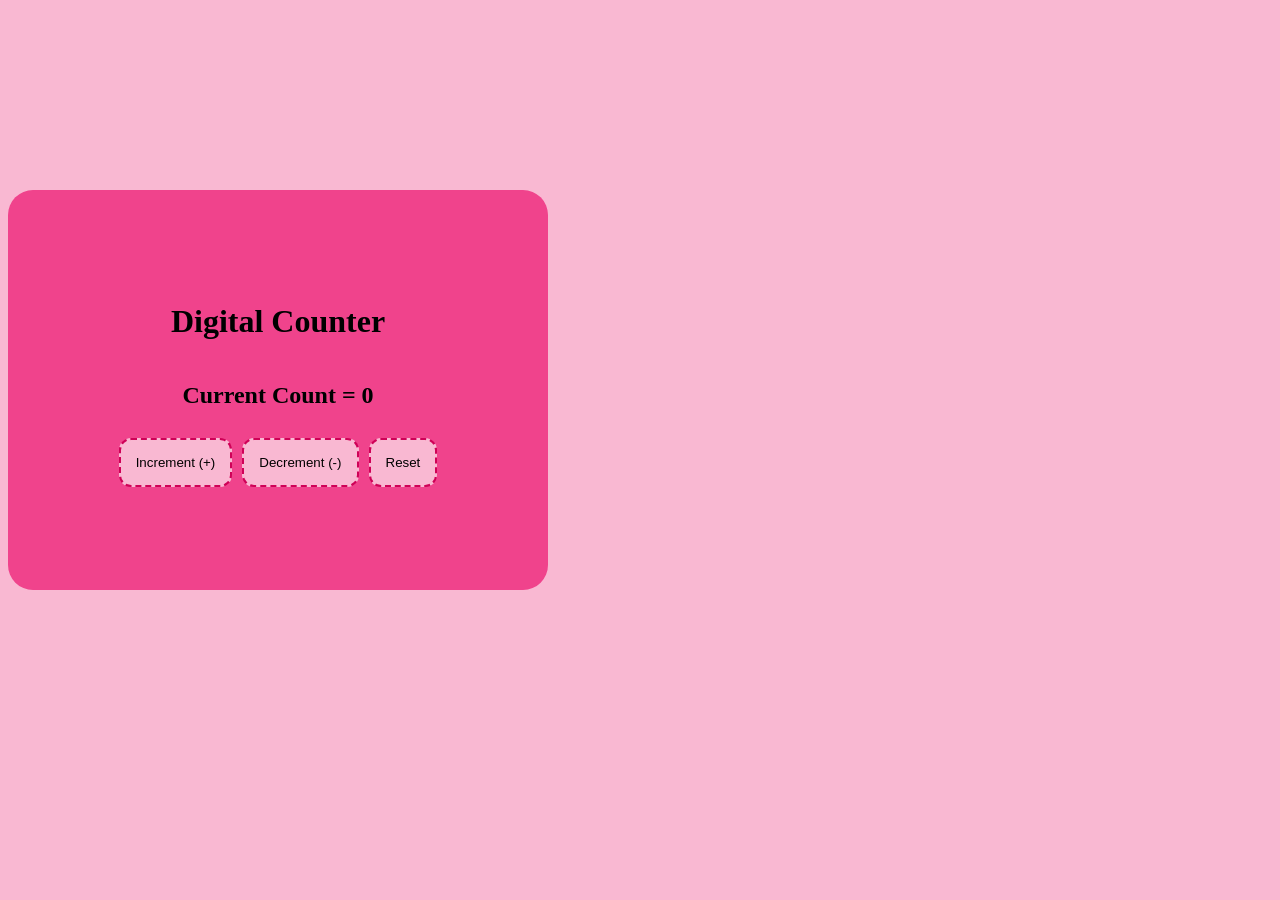
<file: webdev26/week3_class2Projects/digitalCounter/index.html>
<!DOCTYPE html>
<html lang="en">
<head>
    <meta charset="UTF-8">
    <meta name="viewport" content="width=device-width, initial-scale=1.0">
    <title>Digital Counter</title>
    <link rel="stylesheet" href="style.css">
    <script src="script.js" defer></script>
</head>
<body>
    <div class="main">
        <h1>Digital Counter</h1>
        <h2 id="counter">Current Count = 0</h2>
        <div class="buttons">
            <button id="inc">Increment (+)</button>
            <button id="dec">Decrement (-)</button>
            <button id="reset">Reset</button>
        </div>
        
    </div>
    
</body>
</html>
</file>
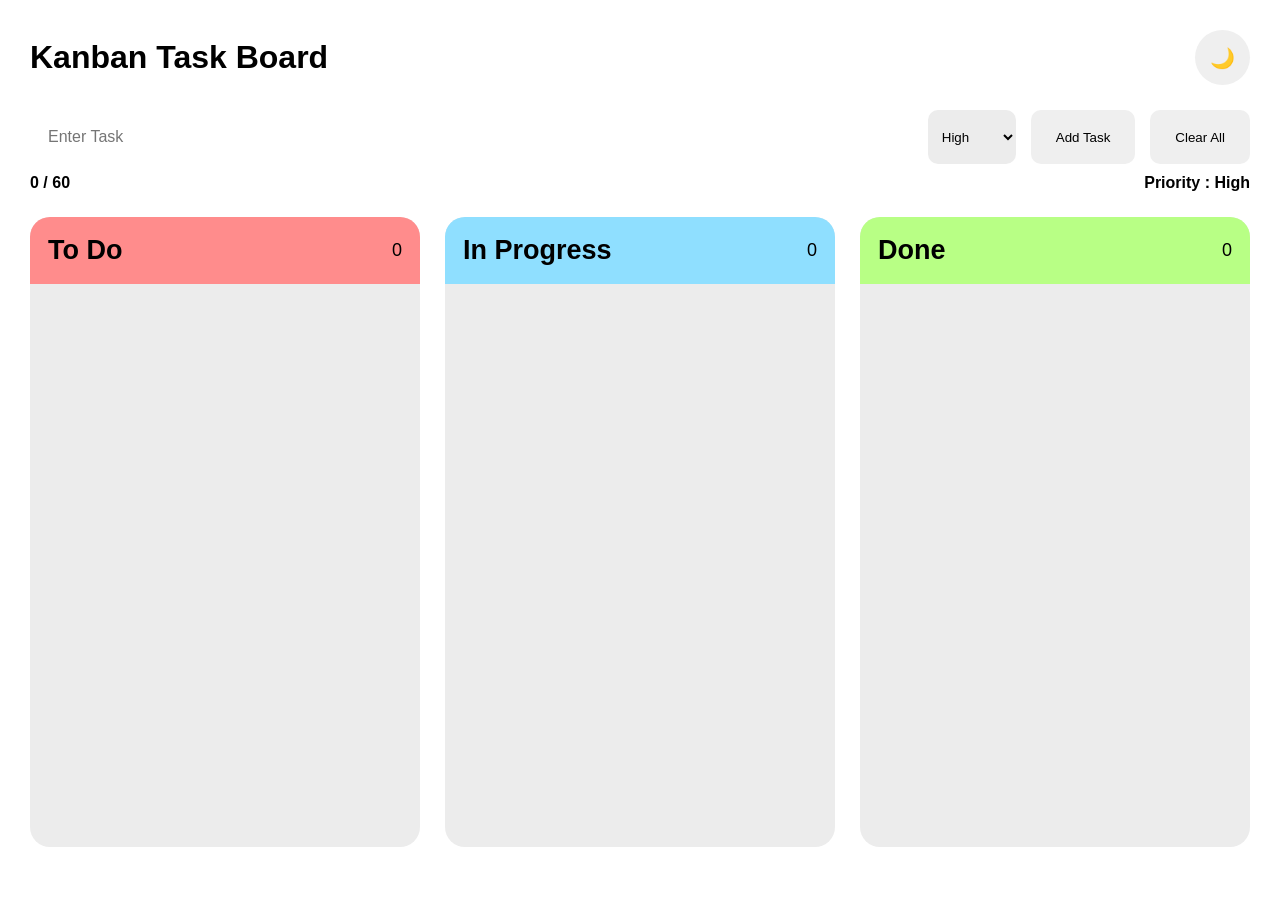
<file: webdev26/week3_class2Projects/kanbanTaskBoard/index.html>
<!DOCTYPE html>
<html lang="en">
<head>
    <meta charset="UTF-8">
    <meta name="viewport" content="width=device-width, initial-scale=1.0">
    <title>Kanban Task Board</title>
    <link rel="stylesheet" href="style.css">
    <script src="script.js" defer></script>
</head>

<body>

    <div class="topBar">
        <h1>Kanban Task Board</h1>
        <button id="themeBtn">🌙</button>
    </div>

    <div class="taskForm">
        <input
            type="text"
            id="taskInput"
            maxlength="60"
            placeholder="Enter Task">

        <select id="priority">
            <option value="High">High</option>
            <option value="Medium">Medium</option>
            <option value="Low">Low</option>
        </select>

        <button id="addTask">Add Task</button>
        <button id="clearAll">Clear All</button>
    </div>

    <div class="extras">
        <span id="charCount">0 / 60</span>
        <span id="priorityPreview">Priority : High</span>
    </div>

    <div class="main">
        <div class="board" id="todo">
            <div class="heading todoHeading">
                <h2>To Do</h2>
                <span id="todoCount">0</span>
            </div>
            <div id="todoTasks" class="taskContainer"></div>
        </div>


        <div class="board" id="inprog">
            <div class="heading progressHeading">
                <h2>In Progress</h2>
                <span id="progressCount">0</span>
            </div>
            <div id="inprogTasks" class="taskContainer"></div>
        </div>


        <div class="board" id="done">
            <div class="heading doneHeading">
                <h2>Done</h2>
                <span id="doneCount">0</span>
            </div>
            <div id="doneTasks" class="taskContainer"></div>
        </div>

    </div>

</body>

</html>
</file>
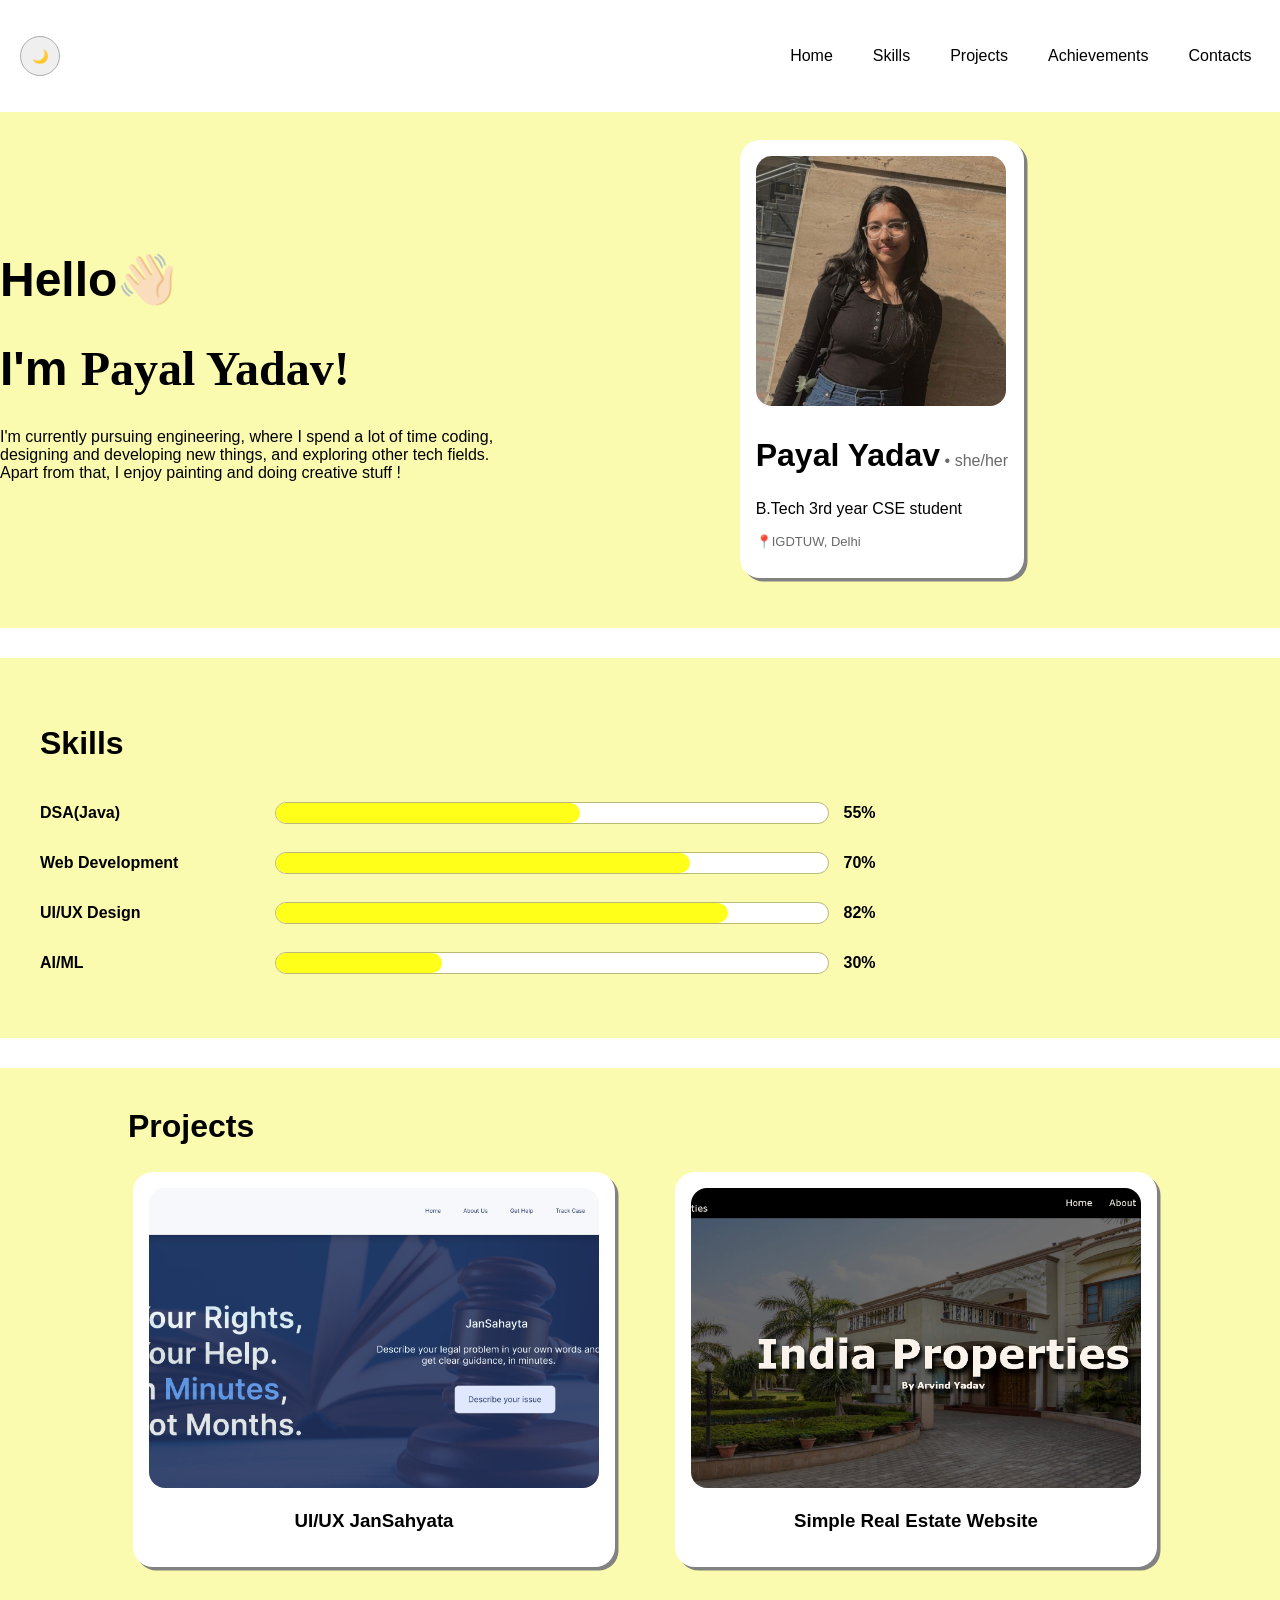
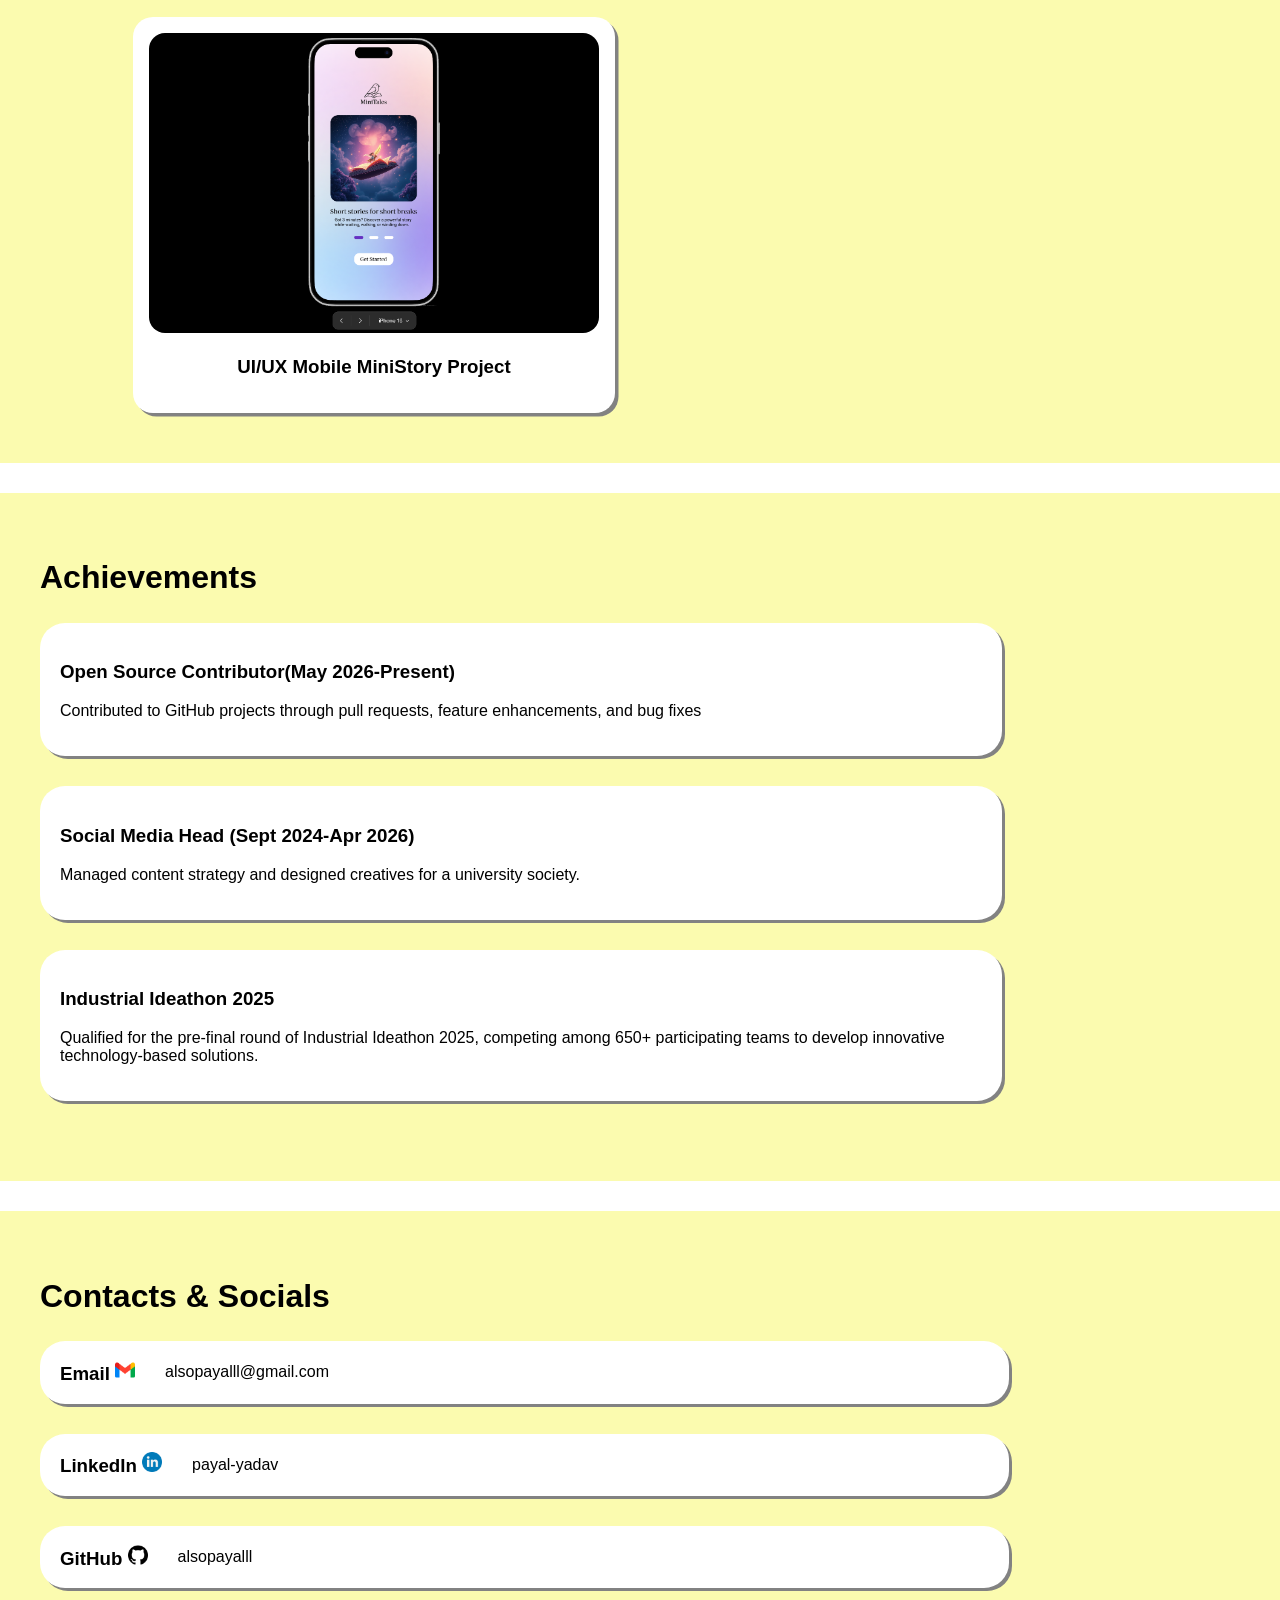
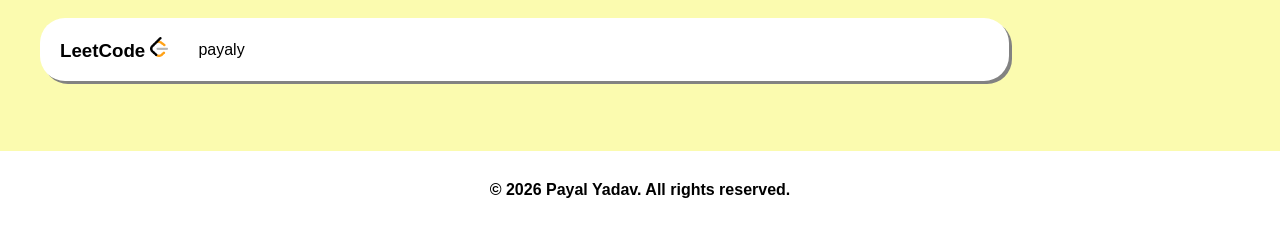
<file: webdev26/week3_class2Projects/portfolioWithTheme/index.html>
<!DOCTYPE html>
<html lang="en">
<head>
    <meta charset="UTF-8">
    <meta name="viewport" content="width=device-width, initial-scale=1.0">
    <title>Portfolio</title>
    <link rel="stylesheet" href="style.css">
    <script src="script.js" defer></script>
</head>
<body>    
    <div class="nav">
        <button id="theme">🌙</button>
        <div class="navLinks">
            <a href="#heroSection">Home</a>
            <a href="#skillSection">Skills</a>
            <a href="#projectSection">Projects</a>
            <a href="#acievementSection">Achievements</a>
            <a href="#contactSection">Contacts</a>
        </div>
    </div>
    <div id="heroSection">
        <div id="about">
            <h1>Hello👋🏻</h1>
            <h1>I'm <span style="font-family:Cambria, Cochin, Georgia, Times, 'Times New Roman', serif;">Payal Yadav!</span></h1>

            <p>I'm currently pursuing engineering, where I spend a lot of time coding, designing and developing new things, and exploring other tech fields. Apart from that, I enjoy painting and doing creative stuff !</p>
        </div>

        <div class="polaroid">
            <img src="profilePic.jpeg" alt="profilePic">
            <h2>Payal Yadav<span style="font-size: medium; font-weight: 100;color: rgb(105, 105, 105);">   • she/her</span></h2>
            <p> B.Tech 3rd year CSE student</p>
            <p style="font-size: small; color: rgb(105, 105, 105);">📍IGDTUW, Delhi</p> 
        </div>
    </div>
    
    <div style="background-color: #fff; width: 100%; height: 30px; margin-top:50px;"></div>

    <div id="skillSection">
        <h2>Skills</h2>
        <div id="skillVisual">
            <div class="skill">
                <p>DSA(Java)</p>
                <div class="total">
                    <div class="percent" style=" width: 55%;"></div>
                </div>
                <p>55%</p>
            </div>

            <div class="skill">
                <p>Web Development</p>
                <div class="total">
                    <div class="percent" style=" width: 75%;"></div>
                </div>
                <p>70%</p>
            </div>

            <div class="skill">
                <p>UI/UX Design</p>
                <div class="total">
                    <div class="percent" style=" width: 82%;"></div>
                </div>
                <p>82%</p>
            </div>

            <div class="skill">
                <p>AI/ML</p>
                <div class="total">
                    <div class="percent" style=" width: 30%;"></div>
                </div>
                <p>30%</p>
            </div>

        </div>
    </div>

    <div style="background-color: #fff; width: 100%; height: 30px; margin-top:50px;"></div>

    <div id="projectSection">
        <h2 style="margin-top:40px ;">Projects</h2>
        <div class="projectGrid">
            <a href="https://www.figma.com/proto/2N9MDUwoMrDVYXkRt6DDUL/JanSahayta?node-id=54-221&p=f&t=LpA1zDg4FMolF5Ns-0&scaling=min-zoom&content-scaling=fixed&page-id=0%3A1&starting-point-node-id=9%3A2">
                <div class="polaroid" id="projectPolo">
                <img src="ux1.png" alt="projectPic">
                <h3>UI/UX JanSahyata</h3></div>
            </a>
            <a href="http://india-properties.github.io/Home/">
                <div class="polaroid" id="projectPolo">
                <img src="project1.png" alt="projectPic">
                <h3>Simple Real Estate Website</h3></div>
            </a>

            <a href="https://www.figma.com/proto/n2EDM9EEHNKfNrrTtE9QZR/Untitled?node-id=246-193&p=f&t=yuthz9YfTdzYJH0Q-0&scaling=scale-down&content-scaling=fixed&page-id=217%3A143&starting-point-node-id=217%3A144">
                <div class="polaroid" id="projectPolo">
                <img src="image1.png" alt="projectPic">
                <h3>UI/UX Mobile MiniStory Project</h3></div>
            </a>
            
        </div>
        
    
    </div>

    <div style="background-color: #fff; width: 100%; height: 30px; margin-top:50px;"></div>

    <div id="acievementSection">
        <h2>Achievements</h2>
        <div class="achievementCard">
            <h3>Open Source Contributor(May 2026-Present)</h3>
            <p>Contributed to GitHub projects through pull requests, feature enhancements, and bug fixes</p>
        </div>

        <div class="achievementCard">
            <h3>Social Media Head (Sept 2024-Apr 2026)</h3>
            <p>Managed content strategy and designed creatives for a university society.</p>
        </div>

        <div class="achievementCard">
            <h3>Industrial Ideathon 2025</h3>
            <p>Qualified for the pre-final round of Industrial Ideathon 2025, competing among 650+ participating teams to develop innovative technology-based solutions.</p>
        </div>

    
    </div>

    <div style="background-color: #fff; width: 100%; height: 30px; margin-top:50px;"></div>

    <div id="contactSection">
        <h2>Contacts & Socials</h2>
        <div class="contacts">
            <h3>Email <img src="gmail.png" style="height: 20px; width: 20px;"></h3>
            <a href="mailto:alsopayalll@gmail.com">alsopayalll@gmail.com</a>
        </div>
        <div class="contacts">
            <h3>LinkedIn <img src="linkedin.png" style="height: 20px; width: 20px;">
            </h3>
            <a href="https://www.linkedin.com/in/payal-yadav-17059327a/">payal-yadav</a>
        </div>
        <div class="contacts">
            <h3>GitHub <img src="github.png" style="height: 20px; width: 20px;"></h3>
            <a href="https://github.com/alsopayalll">alsopayalll</a>
        </div>
        <div class="contacts">
            <h3>LeetCode <img src="leetcode.png" style="height: 20px; width: 18px;"></h3>
            <a href="https://leetcode.com/u/payaly/">payaly</a>
        </div>
    
    </div>

    <footer>
        © 2026 Payal Yadav. All rights reserved.
    </footer>
</body>
</html>
</file>
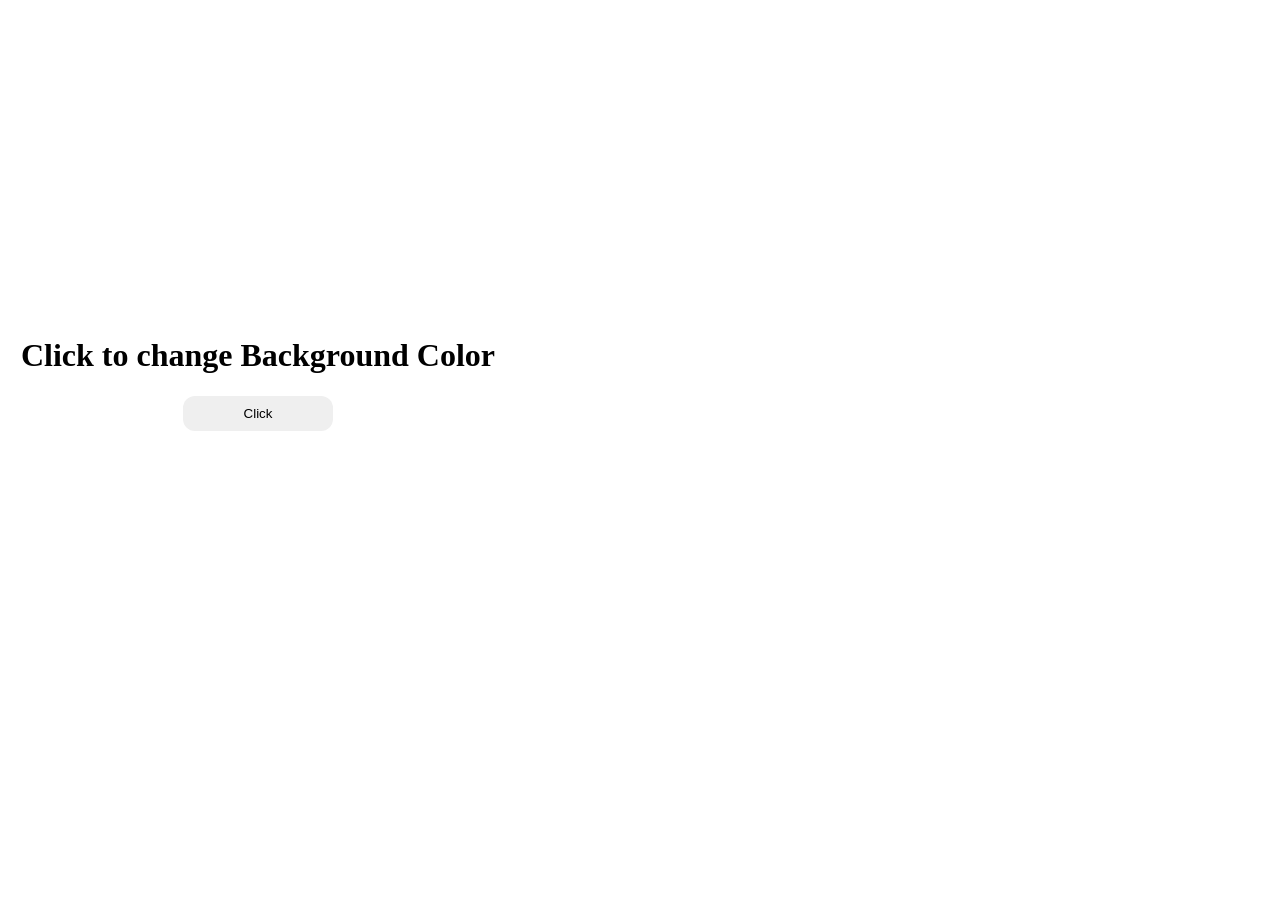
<file: webdev26/week3_class2Projects/randomBgGenerator/index.html>
<!DOCTYPE html>
<html lang="en">
<head>
    <meta charset="UTF-8">
    <meta name="viewport" content="width=device-width, initial-scale=1.0">
    <title>Random BG Color Generator</title>
    <link rel="stylesheet" href="style.css">
    <script src="script.js" defer></script>
</head>
<body>
    <div>
        <h1>Click to change Background Color</h1>
        <button id="click">Click</button>
    </div>
    
</body>
</html>
</file>
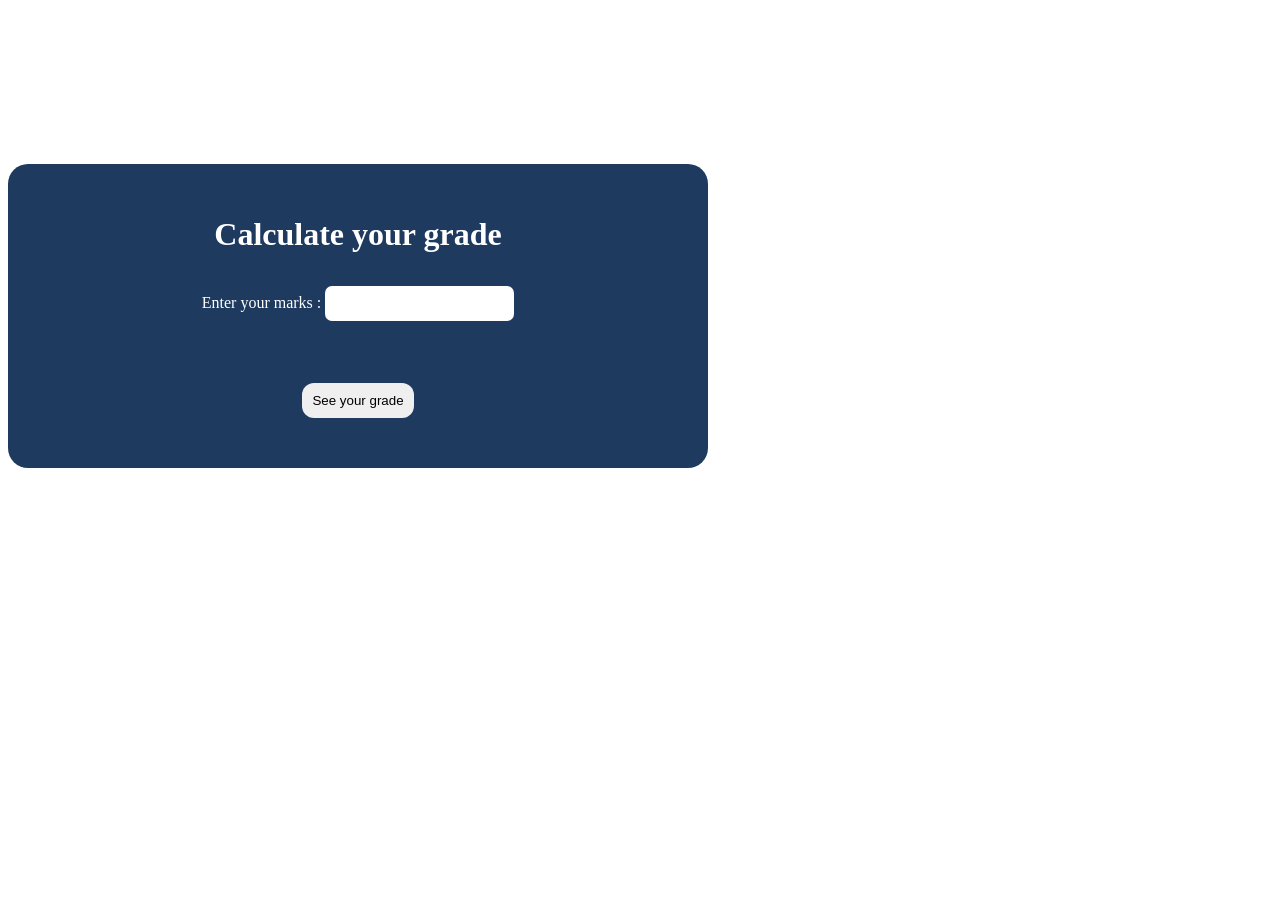
<file: webdev26/week3_class2Projects/studentGradeCalculator/index.html>
<!DOCTYPE html>
<html lang="en">
<head>
    <meta charset="UTF-8">
    <meta name="viewport" content="width=device-width, initial-scale=1.0">
    <title>Student Grade Calculator</title>
    <link rel="stylesheet" href="style.css">
    <script src="script.js" defer></script>
</head>
<body>
    <div class="main">
        <h1>Calculate your grade</h1>
        <form>
            <label for="marks">Enter your marks : </label>
            <input id="marks" type="number">
        </form>
        <h3 id="result"></h3>
        <button id="seeGrade" type="submit">See your grade</button>
    </div>
    
</body>
</html>
</file>
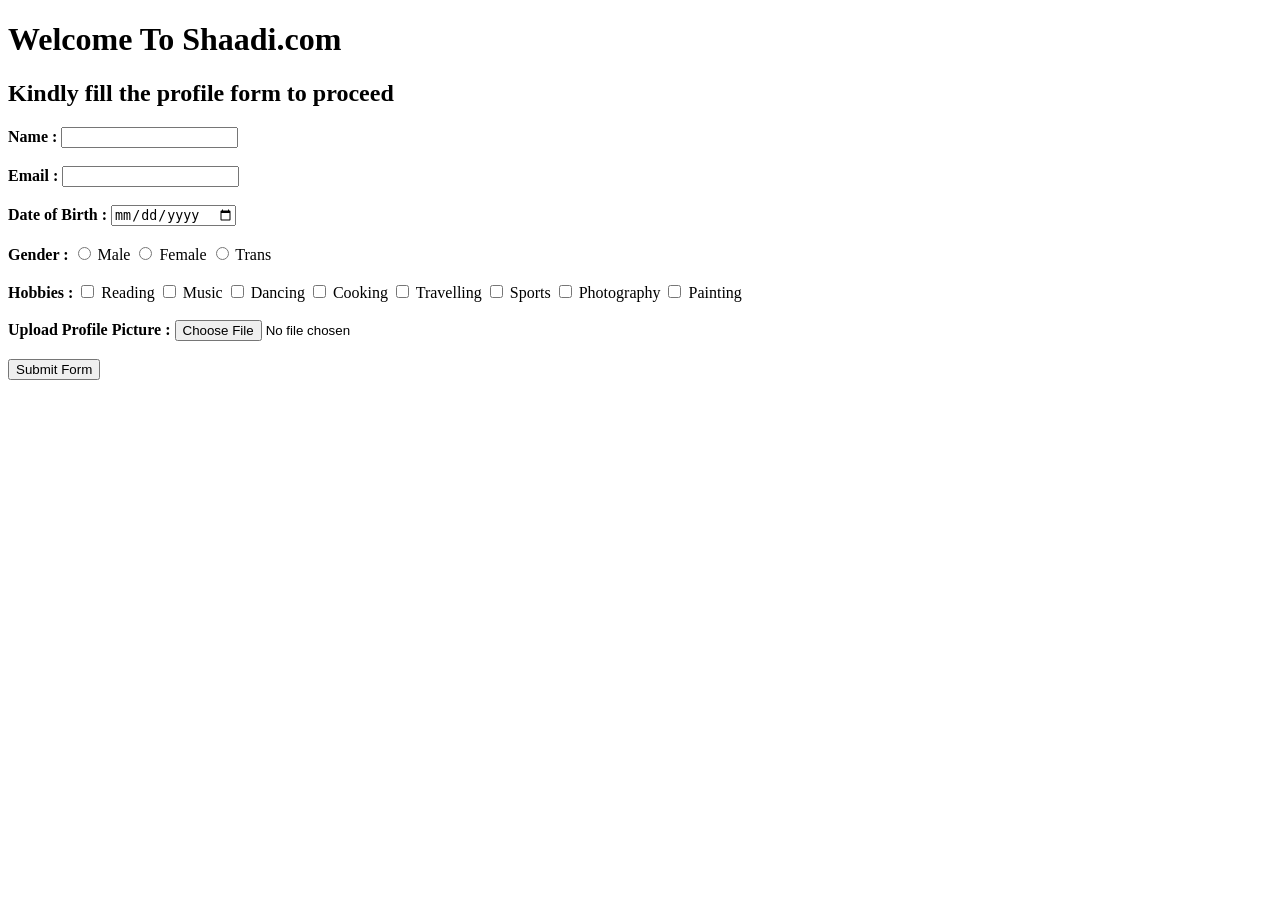
<file: shaadi.html>
<!DOCTYPE html>
<html lang="en">
<head>
    <meta charset="UTF-8">
    <meta name="viewport" content="width=device-width, initial-scale=1.0">
    <title>ShaadiForm</title>
</head>
<body>
    <h1>Welcome To Shaadi.com</h1>
    <h2>Kindly fill the profile form to proceed</h2>
    <form>
        <div>
            <label for="name"><strong>Name : </strong></label>
            <input type="text">
        </div>
        <br>
        <div>
            <label for="email"><strong>Email : </strong></label>
            <input type="email">
        </div>
        <br>
        <div>
            <label for="dob"><strong>Date of Birth : </strong> </label>
            <input type="date">
        </div>
        <br>
        <div>
            <strong>Gender : </strong>
            <input type="radio">
            <label for="male">Male</label>
            <input type="radio">
            <label for="female">Female</label>
            <input type="radio">
            <label for="trans">Trans</label>
            
        </div>
        <br>
         <div>
            <strong>Hobbies : </strong>
            <input type="checkbox">
            <label for="Reading">Reading</label>

            <input type="checkbox">
            <label for="Music">Music</label>

            <input type="checkbox">
            <label for="Dancing">Dancing</label>

            <input type="checkbox">
            <label for="Cooking">Cooking</label>

            <input type="checkbox">
            <label for="Travelling">Travelling</label>

            <input type="checkbox">
            <label for="Sports">Sports</label>

            <input type="checkbox">
            <label for="Photography">Photography</label>

            <input type="checkbox">
            <label for="Painting">Painting</label>
    
        </div>
        
        <br>
        <div>
            <label for="pfp"><strong>Upload Profile Picture : </strong> </label>
            <input type="file">
        </div>
        <br>
        <button type="submit">Submit Form</button>
    </form>
</body>
</html>
</file>
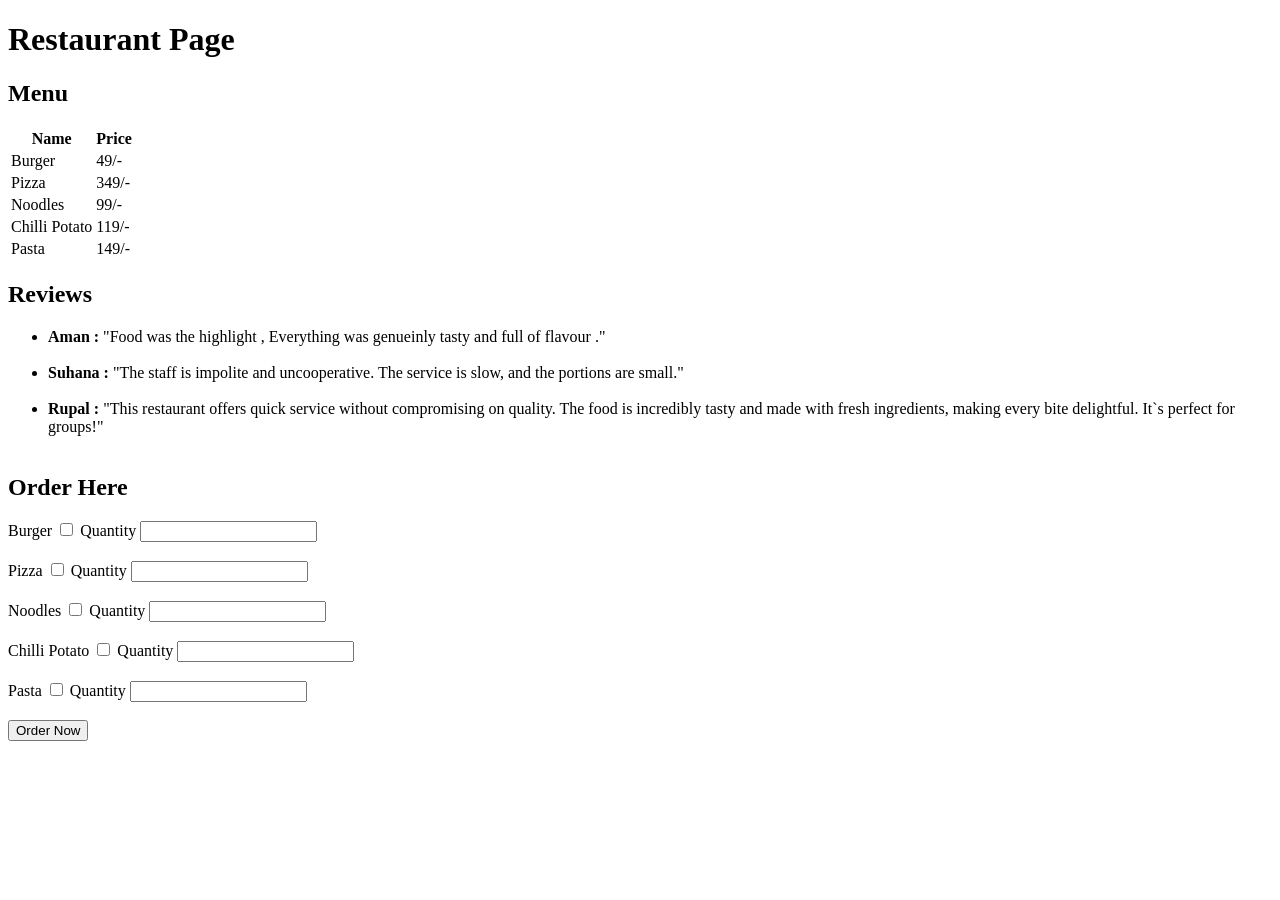
<file: zomatoPage.html>
<!DOCTYPE html>
<html lang="en">
<head>
    <meta charset="UTF-8">
    <meta name="viewport" content="width=device-width, initial-scale=1.0">
    <title>Zomato Page</title>
</head>
<body>
    <header><h1>Restaurant Page</h1></header>
    <section class="menu">
        <h2>Menu</h2>
        <table>
            <tr>
                <th>Name</th>
                <th>Price</th>
            </tr>
            <tr>
                <td>Burger</td>
                <td>49/-</td>
            </tr>
            <tr>
                <td>Pizza</td>
                <td>349/-</td>
            </tr>
            <tr>
                <td>Noodles</td>
                <td>99/-</td>
            </tr>
            <tr>
                <td>Chilli Potato</td>
                <td>119/-</td>
            </tr>
            <tr>
                <td>Pasta</td>
                <td>149/-</td>
            </tr>
            
        </table>
    </section>

    <section class="reviews">
        <h2>Reviews</h2>
        <ul>
            <li><strong>Aman : </strong>"Food was the highlight , Everything was genueinly tasty and full of flavour ."</li><br>
            <li><strong>Suhana : </strong> "The staff is impolite and uncooperative. The service is slow, and the portions are small."</li><br>
            <li><strong>Rupal : </strong> "This restaurant offers quick service without compromising on quality. The food is incredibly tasty and made with fresh ingredients, making every bite delightful. It`s perfect for groups!"</li><br>
        </ul>  
    </section>

    <section class="order">
        <h2>Order Here</h2>
        <form>
            <div>
                <label for="burger">Burger</label>
                <input type="checkbox">
                <label for="burgerquantity">Quantity</label>
                <input type="number">
            </div>
            <br>
            <div>
                <label for="pizza">Pizza</label>
                <input type="checkbox">
                <label for="pizzaquantity">Quantity</label>
                <input type="number">
            </div>
            <br>
             <div>
                <label for="Noodles">Noodles</label>
                <input type="checkbox">
                <label for="Noodlesquantity">Quantity</label>
                <input type="number">
            </div>
            <br>
            <div>
                <label for="ChilliPotato">Chilli Potato</label>
                <input type="checkbox">
                <label for="ChilliPotatoquantity">Quantity</label>
                <input type="number">
            </div>
            <br>
            <div>
                <label for="Pasta">Pasta</label>
                <input type="checkbox">
                <label for="pastaquantity">Quantity</label>
                <input type="number">
            </div>
            <br>
            <button type="submit">Order Now</button>

        </form>
    </section>
    
</body>
</html>
</file>
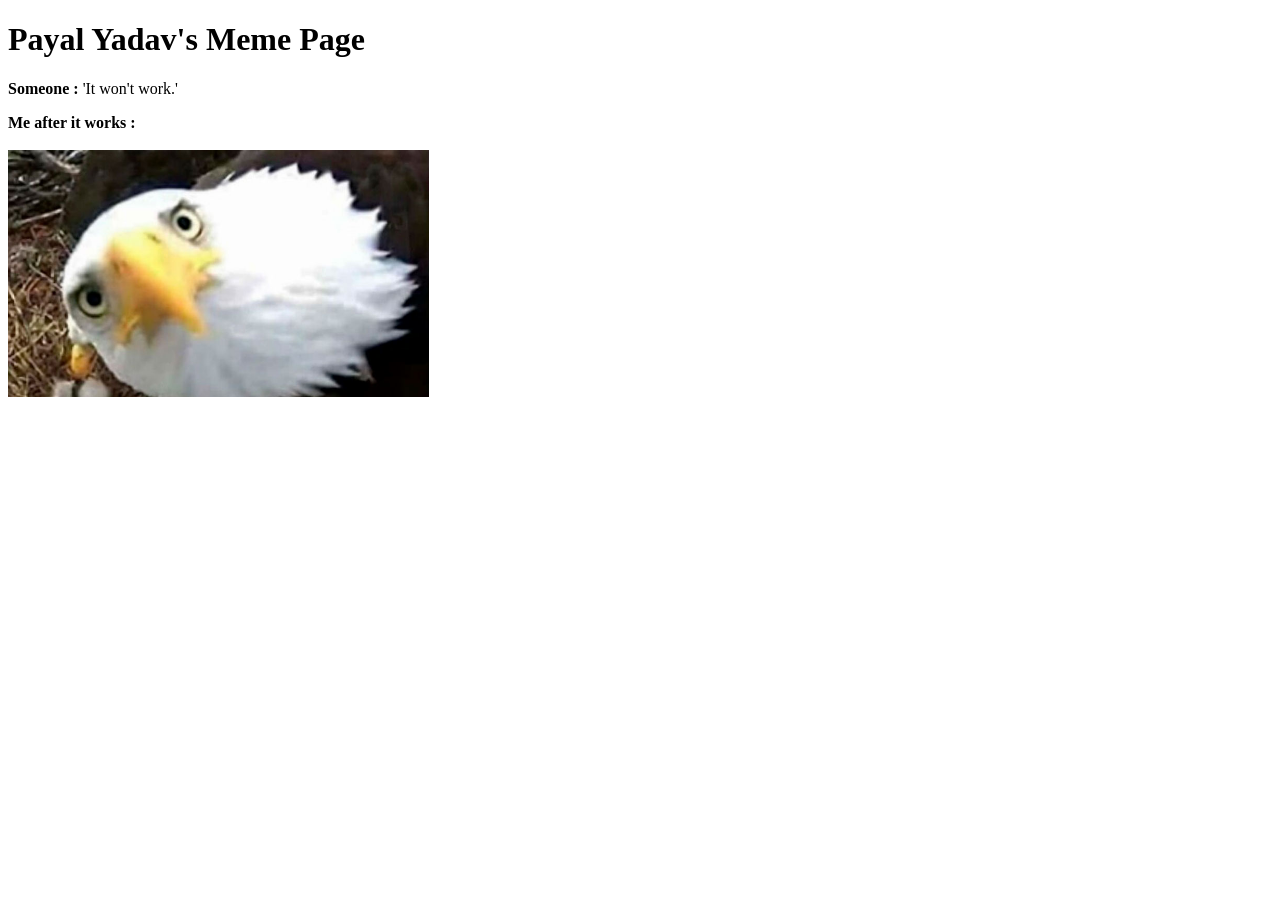
<file: memepage/memePage.html>
<!DOCTYPE html>
<html lang="en">
<head>
    <meta charset="UTF-8">
    <meta name="viewport" content="width=device-width, initial-scale=1.0">
    <title>MemePage</title>
</head>
<body>
    <h1>Payal Yadav's Meme Page</h1>
    <p><strong>Someone : </strong> 'It won't work.'</p>
    <strong>Me after it works :</strong>
    <br/>
    <br/>
    <img src="meme.png" alt="meme image"/>
</body>
</html>
</file>
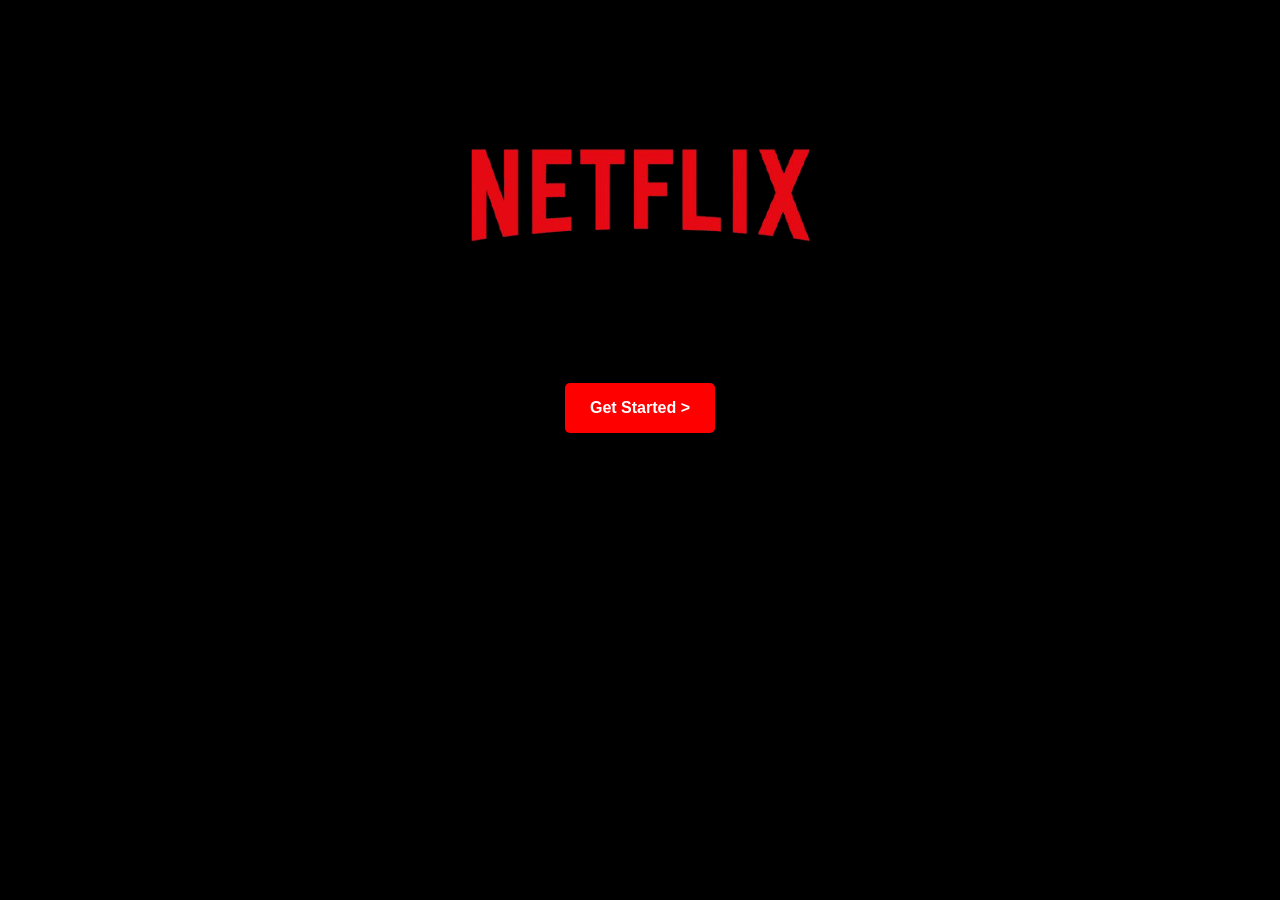
<file: netflixButton/netflixButton.html>
<!DOCTYPE html>
<html lang="en">
<head>
    <meta charset="UTF-8">
    <meta name="viewport" content="width=device-width, initial-scale=1.0">
    <title>NetflixButton</title>
    <link rel="stylesheet" href="button.css">
</head>
<body>
    <img id="logo" src="netflixlogo.png">
    <button>Get Started ></button>  
</body>
</html>
</file>
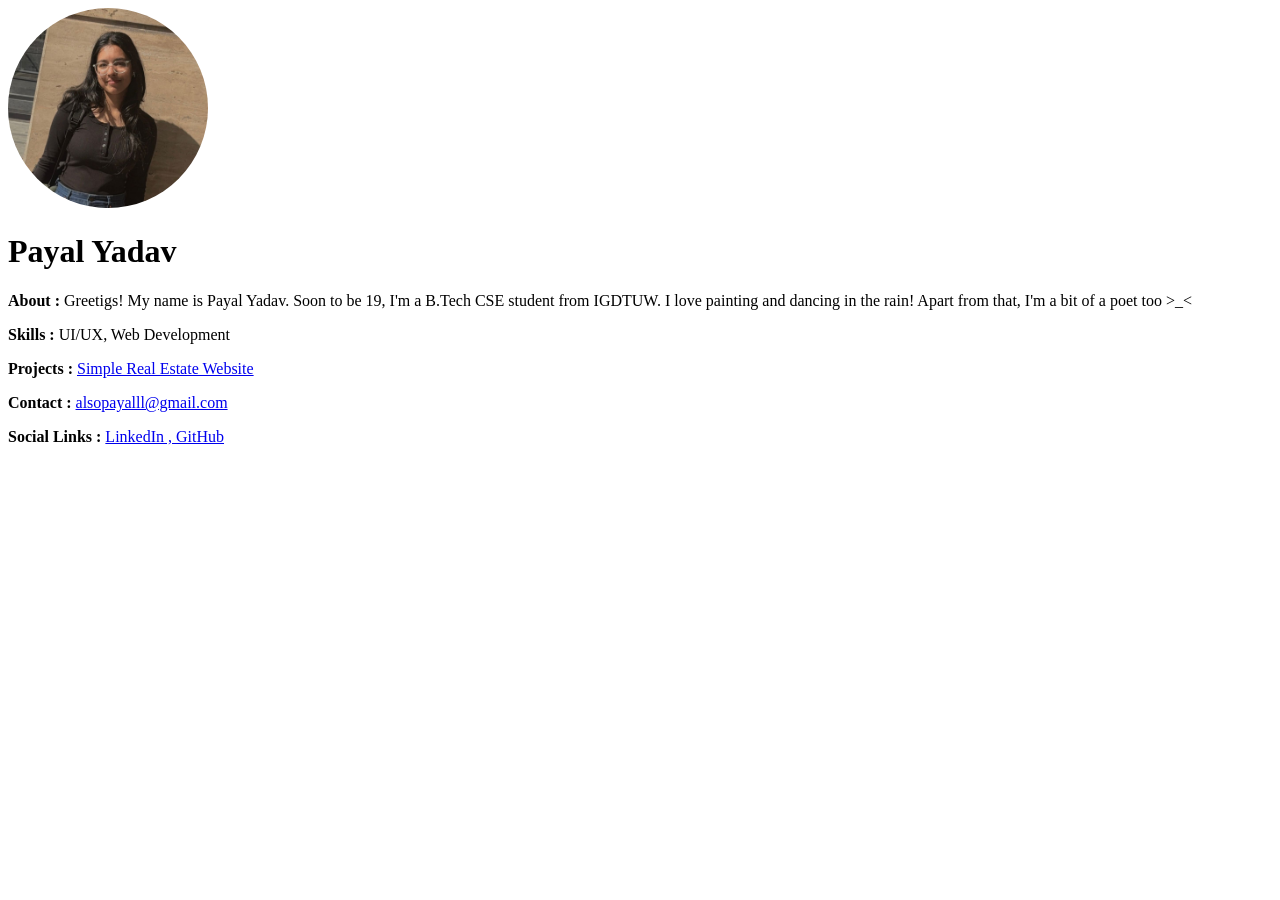
<file: portfolio/personalPortfolio.html>
<!DOCTYPE html>
<html lang="en">
<head>
    <meta charset="UTF-8">
    <meta name="viewport" content="width=device-width, initial-scale=1.0">
    <title>My Personal Portfolio</title>
</head>
<body>
    <img style="height: 200px; width: 200px; border-radius: 50%;" src="profilePic.jpeg" alt="profile image"/>
    <h1>Payal Yadav</h1>
    <p><strong>About : </strong>Greetigs! My name is Payal Yadav. Soon to be 19, I'm a B.Tech CSE student from IGDTUW. I love painting and dancing in the rain! Apart from that, I'm a bit of a poet too >_< </p>
    <p><strong>Skills : </strong>UI/UX, Web Development</p>
    <p><strong>Projects : </strong><a href="http://india-properties.github.io/Home/">Simple Real Estate Website</a></p>
    <p><strong>Contact : </strong> <a href="mailto:alsopayalll@gmail.com">alsopayalll@gmail.com</a></p>
    <p><strong>Social Links : </strong> <a href="https://www.linkedin.com/in/payal-yadav-17059327a/">LinkedIn ,  </a> <a href="https://github.com/alsopayalll">GitHub</a> </p>
</body>
</html>
</file>
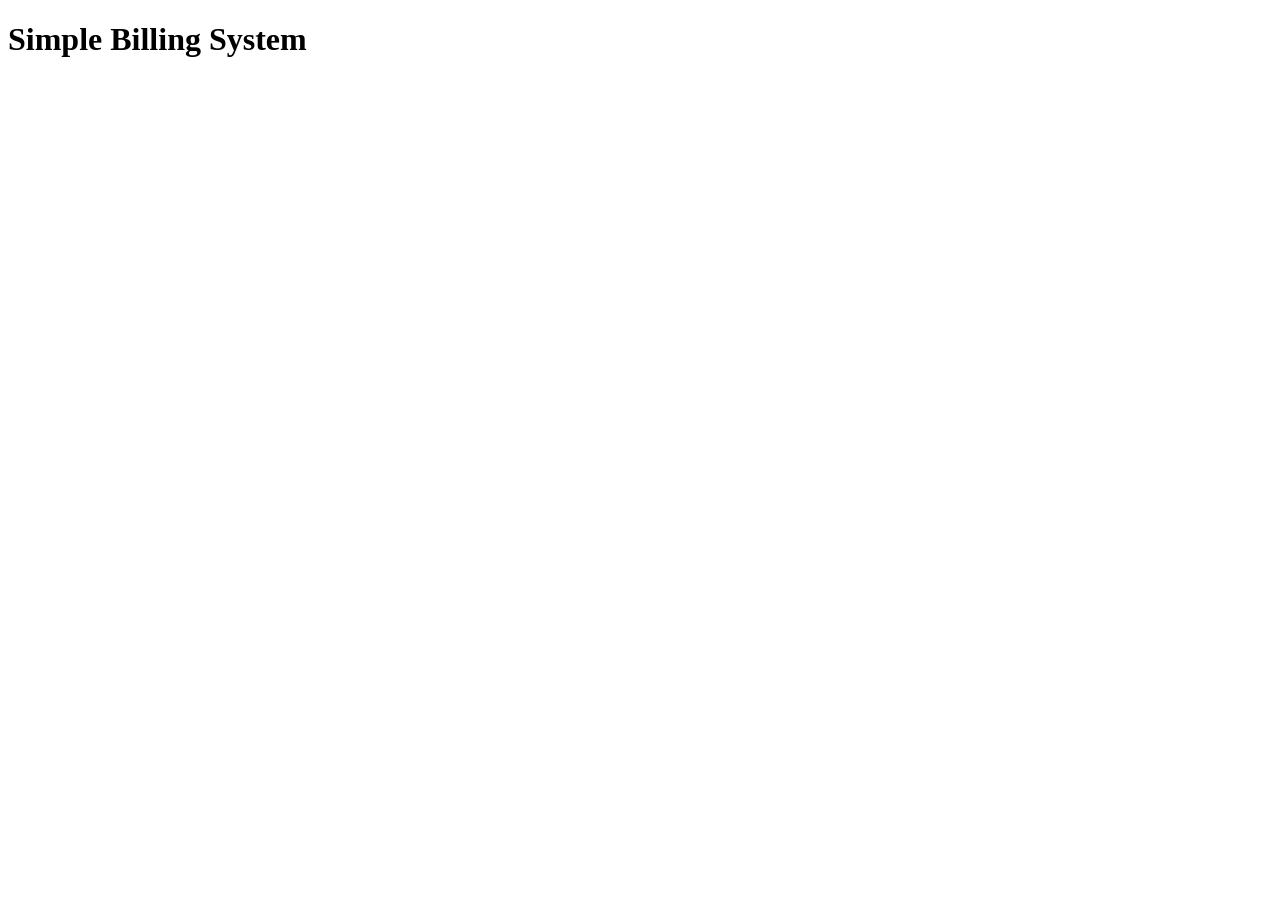
<file: simpleBillingSystem/billingIndex.html>
<!DOCTYPE html>
<html lang="en">
<head>
    <meta charset="UTF-8">
    <meta name="viewport" content="width=device-width, initial-scale=1.0">
    <title>Simple Billing System</title>
    <script src="simpleBilling.js"></script>
</head>
<body>
    <h1>Simple Billing System</h1>
</body>
</html>
</file>
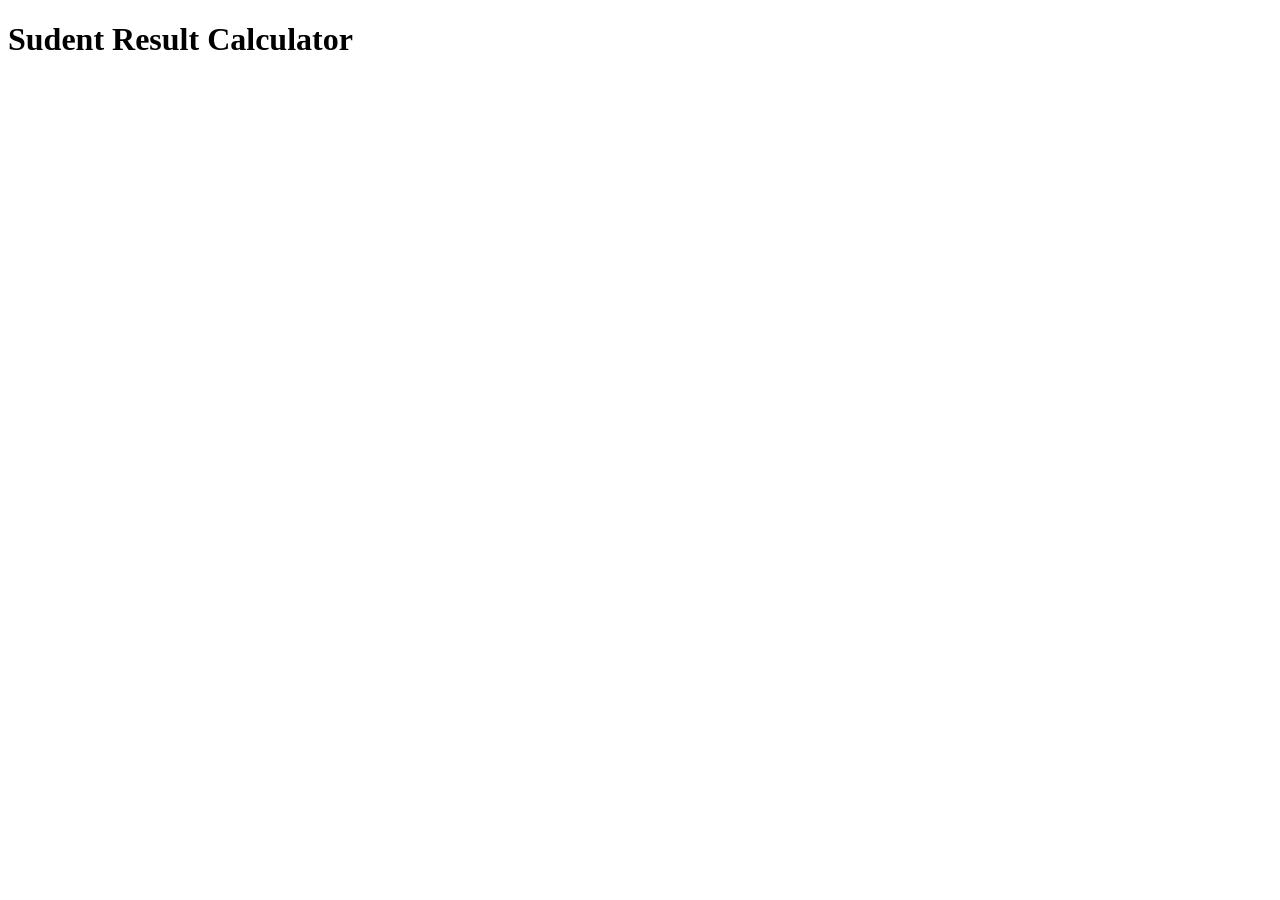
<file: studentResultCalculator/studentResult.html>
<!DOCTYPE html>
<html lang="en">
<head>
    <meta charset="UTF-8">
    <meta name="viewport" content="width=device-width, initial-scale=1.0">
    <title>Student Result Calculator</title>
    <script src="studentResult.js"></script>
</head>
<body>
    <h1>Sudent Result Calculator</h1>
</body>
</html>
</file>
<file: webdev26/week3_class2Projects/digitalCounter/style.css>
body{
    background: rgb(249,184,210);
}
.main{
    width: 50vw;
    max-width: 500px;
    height: 40vh;
    background-color: rgb(240,67,140) ;
    padding: 20px;
    display: flex;
    flex-direction: column;
    justify-content: center;
    align-items: center;
    border-radius: 25px;
    justify-self: center;
    align-self: center;
    margin-top: 15%;
}
button{
    background-color: rgb(249,184,210);
    border: dashed 2px rgb(207, 1, 87);
    border-radius: 12px;
    padding: 15px;
}
.buttons{
    display: flex;
    padding: 10px;
    gap: 10px;
}
button:hover{
    background-color: rgb(245, 141, 183);
    border: none;
}
</file>
<file: webdev26/week3_class2Projects/kanbanTaskBoard/style.css>
*{
    margin:0;
    padding:0;
    box-sizing:border-box;
    font-family:Arial, Helvetica, sans-serif;
}

:root{

    --bg:white;
    --board:#ececec;
    --text:black;
    --shadow:rgba(0,0,0,.2);

}

.dark{

    --bg:#181818;
    --board:#4c4c4c;
    --text:white;
    --shadow:rgba(255,255,255,.15);

}

body{

    background:var(--bg);
    color:var(--text);
    transition:.3s;
    padding:30px;

}

.topBar{

    display:flex;
    justify-content:space-between;
    align-items:center;
    margin-bottom:25px;

}

#themeBtn{

    width:55px;
    height:55px;
    border:none;
    border-radius:50%;
    cursor:pointer;
    font-size:20px;

}

.taskForm{

    display:flex;
    gap:15px;
    margin-bottom:10px;
    flex-wrap:wrap;

}

.taskForm input{

    flex:1;
    padding:18px;
    border:none;
    border-radius:10px;
    font-size:16px;

}

select{
    background-color: #ececec;
    padding:10px;
    border:none;
    border-radius:10px;

}

.taskForm button{

    padding:18px 25px;
    border:none;
    border-radius:10px;
    cursor:pointer;

}

.extras{

    display:flex;
    justify-content:space-between;
    margin-bottom:25px;
    font-weight:bold;

}

.main{

    display:grid;
    grid-template-columns:repeat(3,1fr);
    gap:25px;
    height:70vh;

}

.board{

    background:var(--board);
    border-radius:20px;
    overflow:hidden;
    display:flex;
    flex-direction:column;

}

.heading{

    display:flex;
    justify-content:space-between;
    align-items:center;
    padding:18px;
    font-size:18px;

}

.todoHeading{

    background:#ff8c8c;

}

.progressHeading{

    background:#8fdfff;

}

.doneHeading{

    background:#b8ff85;

}

.taskContainer{

    flex:1;
    padding:18px;
    display:flex;
    flex-direction:column;
    gap:15px;
    overflow-y:auto;

}

.task{

    background:white;
    padding:15px;
    border-radius:10px;
    box-shadow:0 4px 10px var(--shadow);
    cursor:grab;
    display:flex;
    justify-content:space-between;
    align-items:center;

}

.dark .task{

    background:#3a3a3a;

}

.badge{

    color:white;
    padding:6px 10px;
    border-radius:15px;
    font-size:13px;
    font-weight:bold;

}

.high{

    background:#ff3d3d;

}

.medium{

    background:#f0b400;

}

.low{

    background:#2dbb45;

}

.dragOver{

    outline:3px dashed royalblue;

}

.warning{

    border:4px solid red;

}

@media(max-width:900px){

.main{

grid-template-columns:1fr;

}

}
</file>
<file: webdev26/week3_class2Projects/portfolioWithTheme/style.css>
:root{
    --bg-color:rgb(251,251,175);
    --text-color : black;
    --component-bg: white;
    --perc-color : rgb(255, 255, 25);
    --box-shadow: rgb(130, 130, 130);
    --a-hover: #fad43b;
}
.dark{
    --bg-color : black;
    --text-color: white;
    --component-bg: #f6c90e;
    --perc-color : rgb(254, 254, 139);
    --box-shadow :#5b656d;
    --a-hover: black;

}

*{
    font-family:Arial, Helvetica, sans-serif;
    color: var(--text-color);
}


#theme{
    border: solid 1px rgba(173, 173, 173) ;
    border-radius: 50%;
    height: 40px;
    width: 40px;
}
#theme:hover{
    background-color: rgb(0, 0, 0);
}
body{
    background-color: var(--bg-color);
    margin: 0px;
    padding-top: 100px;
}
.nav{
    background: var(--component-bg);
    height: 8vh;
    padding: 20px;
    width: 97%;
    display: flex;
    justify-content: space-between;
    align-items: center;
    position: fixed;
    top: 0;
    left: 0;
    z-index: 100;
}
.navLinks{
    display: flex;
    gap: 20px;
}

.navLinks a{
    padding: 10px;
}
h1{
    font-size:xxx-large;
}
h2{
    font-size: xx-large;
}

#heroSection{
    display: flex;
    justify-content: space-between;
    align-items: center;
    justify-self: center;
    width: 80%;
    margin-top: 40px;
}
#about{
    height: fit-content;
    width: 50%;
    margin-right: 10px;
}
.polaroid{
    padding:16px ;
    margin-left: 10px;
    border-radius: 20px;
    height: fit-content;
    width: fit-content;
    background-color: var(--component-bg);
    box-shadow: 3.5px 3.5px var(--box-shadow);
}
.polaroid img{
    height: 250px;
    border-radius: 16px;
    width:250px;
    object-fit: cover;
}
#skillSection{
    display: flex;
    flex-direction: column;
    justify-self: center;
    justify-content: space-between;
    margin: 40px;
    width: 80%;
}
#skillVisual{
    display: flex;
    flex-direction: column;
    width: 100%;
}

.skill{
    display: flex;
    align-items: center;
    justify-content: space-between;
    gap:15px;  
}
.skill p{
    width: 40%;
    font-weight: bold;
}

.total{
    border: solid 1.5px rgb(185, 185, 121);
    height: 20px;
    width: 100%;
    background-color: var(--component-bg);
    border-radius: 20px;
}
.percent{
    height:20px ;
    background-color: var(--perc-color);
    border-radius: 10px;   
}
#projectSection{
    width: 80%;
    margin:0 auto;
    padding: 0;
}
.projectGrid{
    display:grid;
    grid-template-columns: repeat(2,1fr);
    gap: 50px;
    justify-content: center;
    align-items: center;
    text-decoration: none;
    text-align: center;
}
a{
    text-decoration: none;
    color: var(--text-color);
    border-radius: 30px;
}


#projectPolo img{
    width: 450px;
    height: 300px;
    object-fit: cover;
  
}

#acievementSection{
    width: 80%;
    margin: 40px;
    display: flex;
    flex-direction: column;
    justify-self: center;
    
}

.achievementCard{
    background-color: var(--component-bg);
    width: 90%;
    height: fit-content;
    padding: 20px;
    margin-bottom: 30px;
    border-radius: 25px;
    box-shadow: 3px 3px var(--box-shadow);
}

#contactSection{
    width: 80%;
    margin: 40px;
    display: flex;
    flex-direction: column;
    justify-self: center;
}

.contacts{
    display: flex;
    align-items: center;
    gap: 30px;
    background-color: var(--component-bg);
    width: 92.7%;
    height: fit-content;
    padding-left: 20px;
    margin-bottom: 30px;
    border-radius: 25px;
    box-shadow: 3px 3px var(--box-shadow);
}

footer{
    background-color: var(--component-bg);
    text-align: center;
    padding: 30px;
    font-weight:600;
}

@media(max-width:768px) {
    #projectSection{
        margin: 60px;
    }
    .projectGrid{
        grid-template-columns: repeat(1,1fr);
    }
    #projectPolo img{
        width: 100%;
    }
}

.projectGrid .polaroid:hover{
    transform: scale(1.03);
    box-shadow: 0 0 15px 5px yellow;
}
a:hover{
    color: var(--a-hover);
}
</file>
<file: webdev26/week3_class2Projects/randomBgGenerator/style.css>
div{
    display: flex;
    flex-direction: column;
    text-align: center;
    max-width: 500px;
    justify-self: center;
    align-items: center;
    margin-top: 25%;
}

button{
    width: 150px;
    padding: 10px;
    border-radius: 12px;
    border: none;
}
button:hover{
    background-color: rgb(225, 222, 222);
}
</file>
<file: webdev26/week3_class2Projects/studentGradeCalculator/style.css>
.main{
    display: flex;
    flex-direction: column;
    justify-self: center;
    align-self: center;
    width: 50vw;
    background-color: rgb(30,58,95);
    padding: 30px;
    color: white;
    align-items: center;
    gap: 12px;
    margin-top: 13%;
    border-radius: 20px;

}
#marks{
    border-radius: 7px;
    border: none;
    padding: 10px;
}
button{
    max-width: 275px;
    margin-bottom: 20px;
    padding: 10px;
    border-radius: 12px;
    border: none;
}
button:hover{
    background-color: rgb(212, 211, 211);
}
</file>
<file: netflixButton/button.css>
body{
    background: #000;
    display: flex;
    flex-direction: column;
    align-items: center;    
}
button{
    background-color: red;
    font-size: medium;
    color: white;
    font-weight: bold;
    height: 50px;
    width: 150px;
    border: none;
    border-radius: 5px;
}
button:hover{
    cursor: pointer;
    opacity: 0.8;
}
</file>
